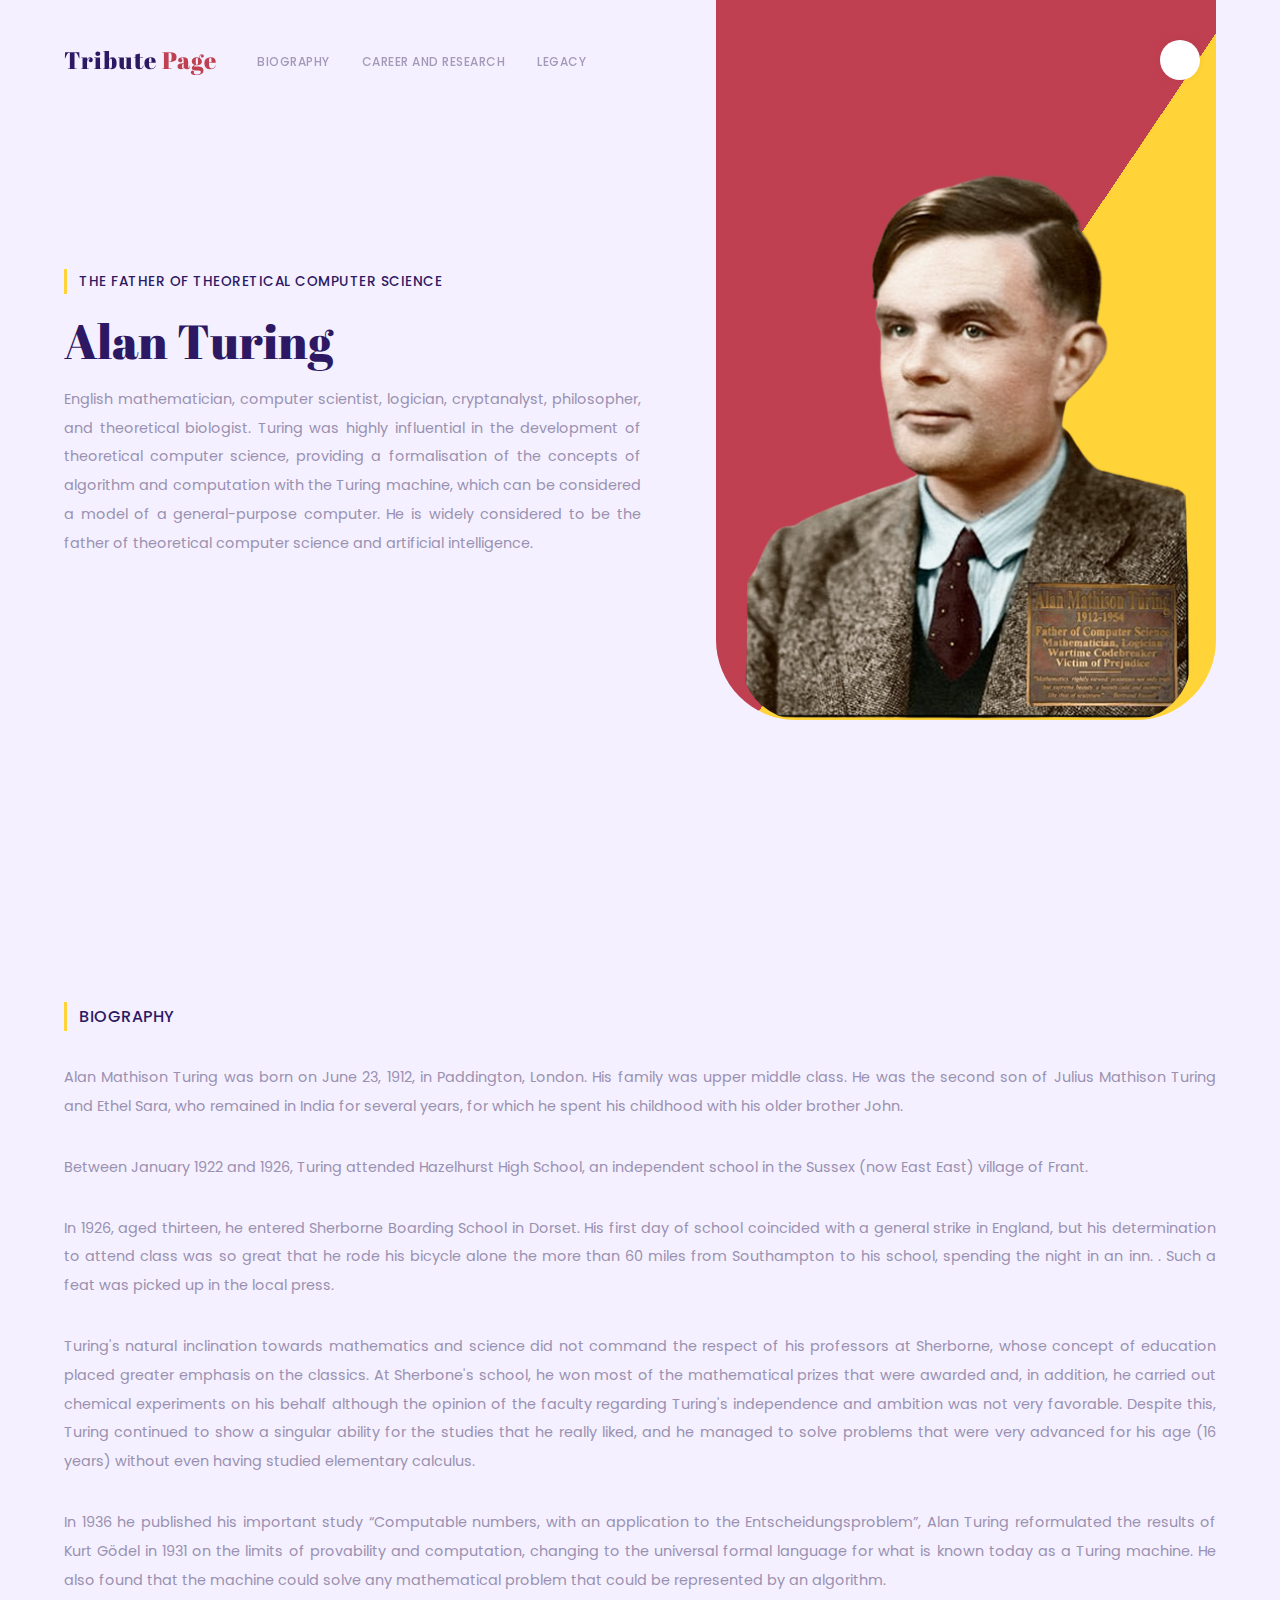
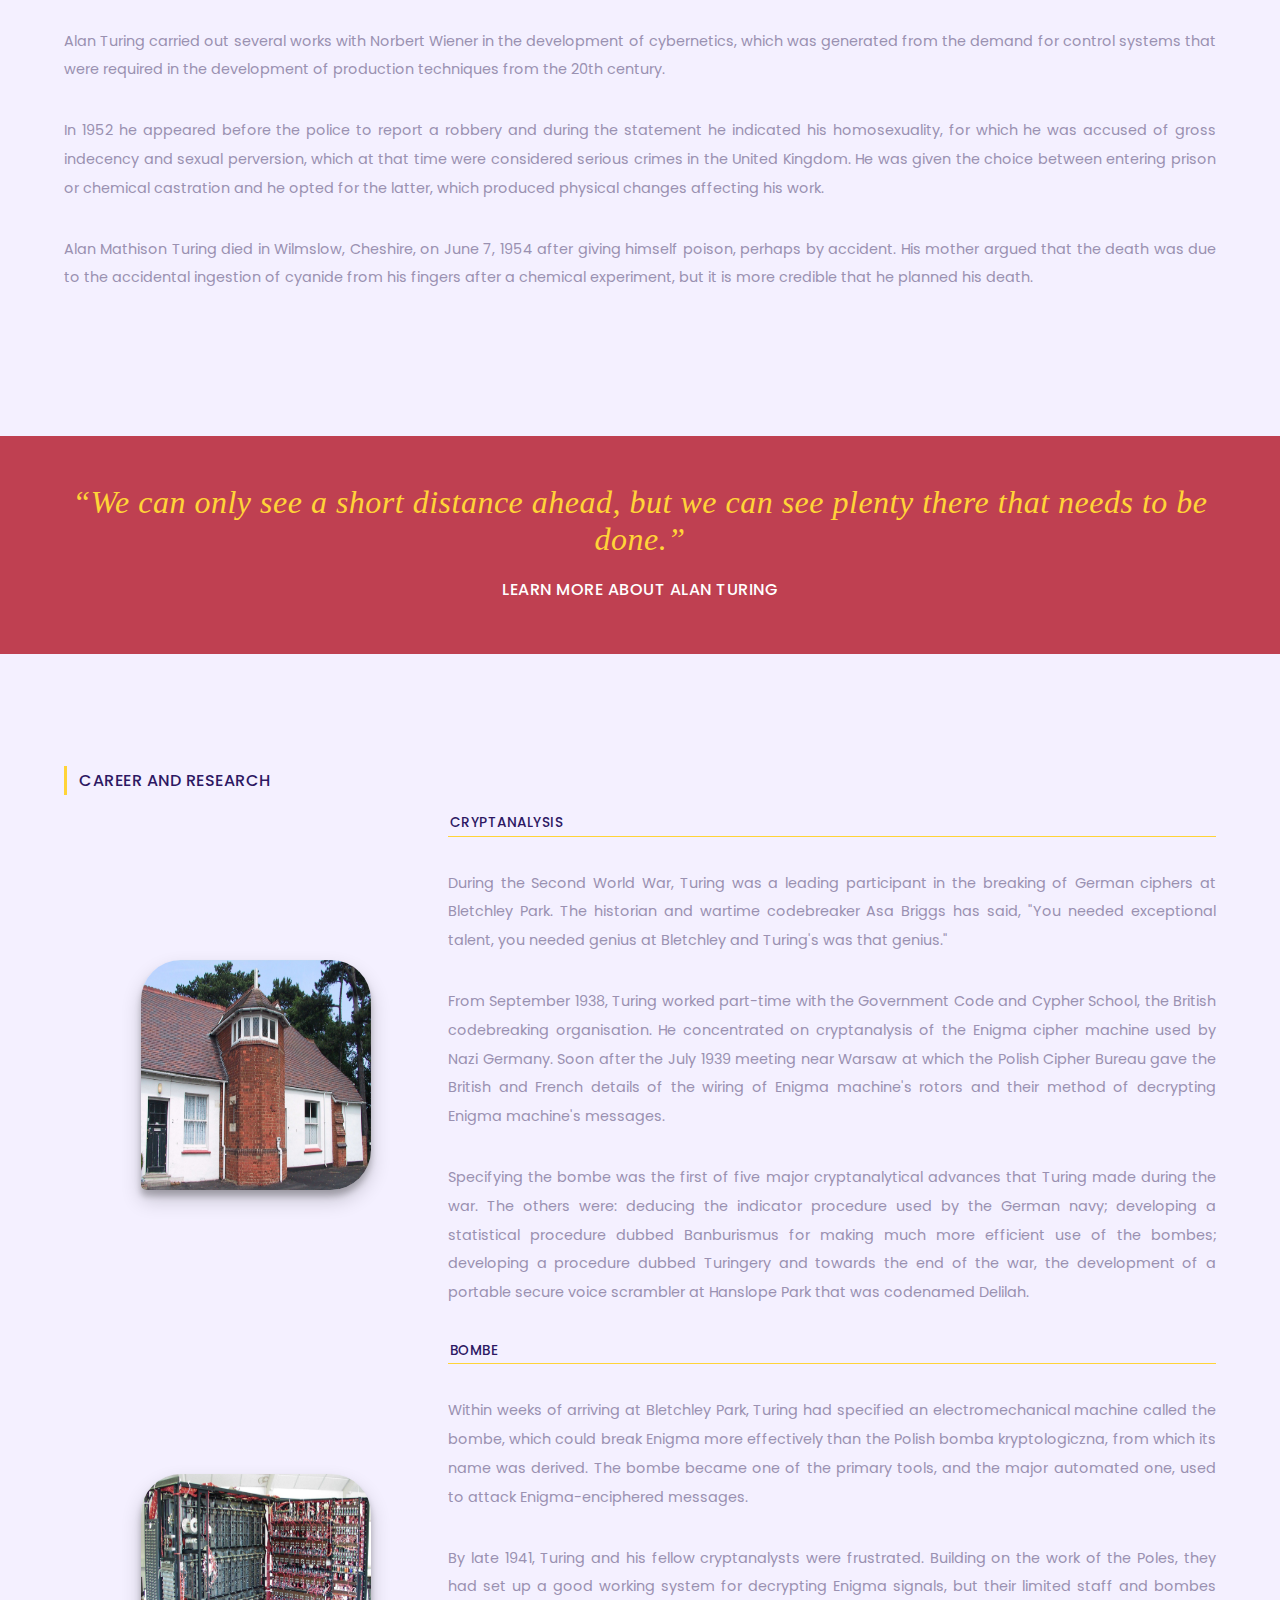
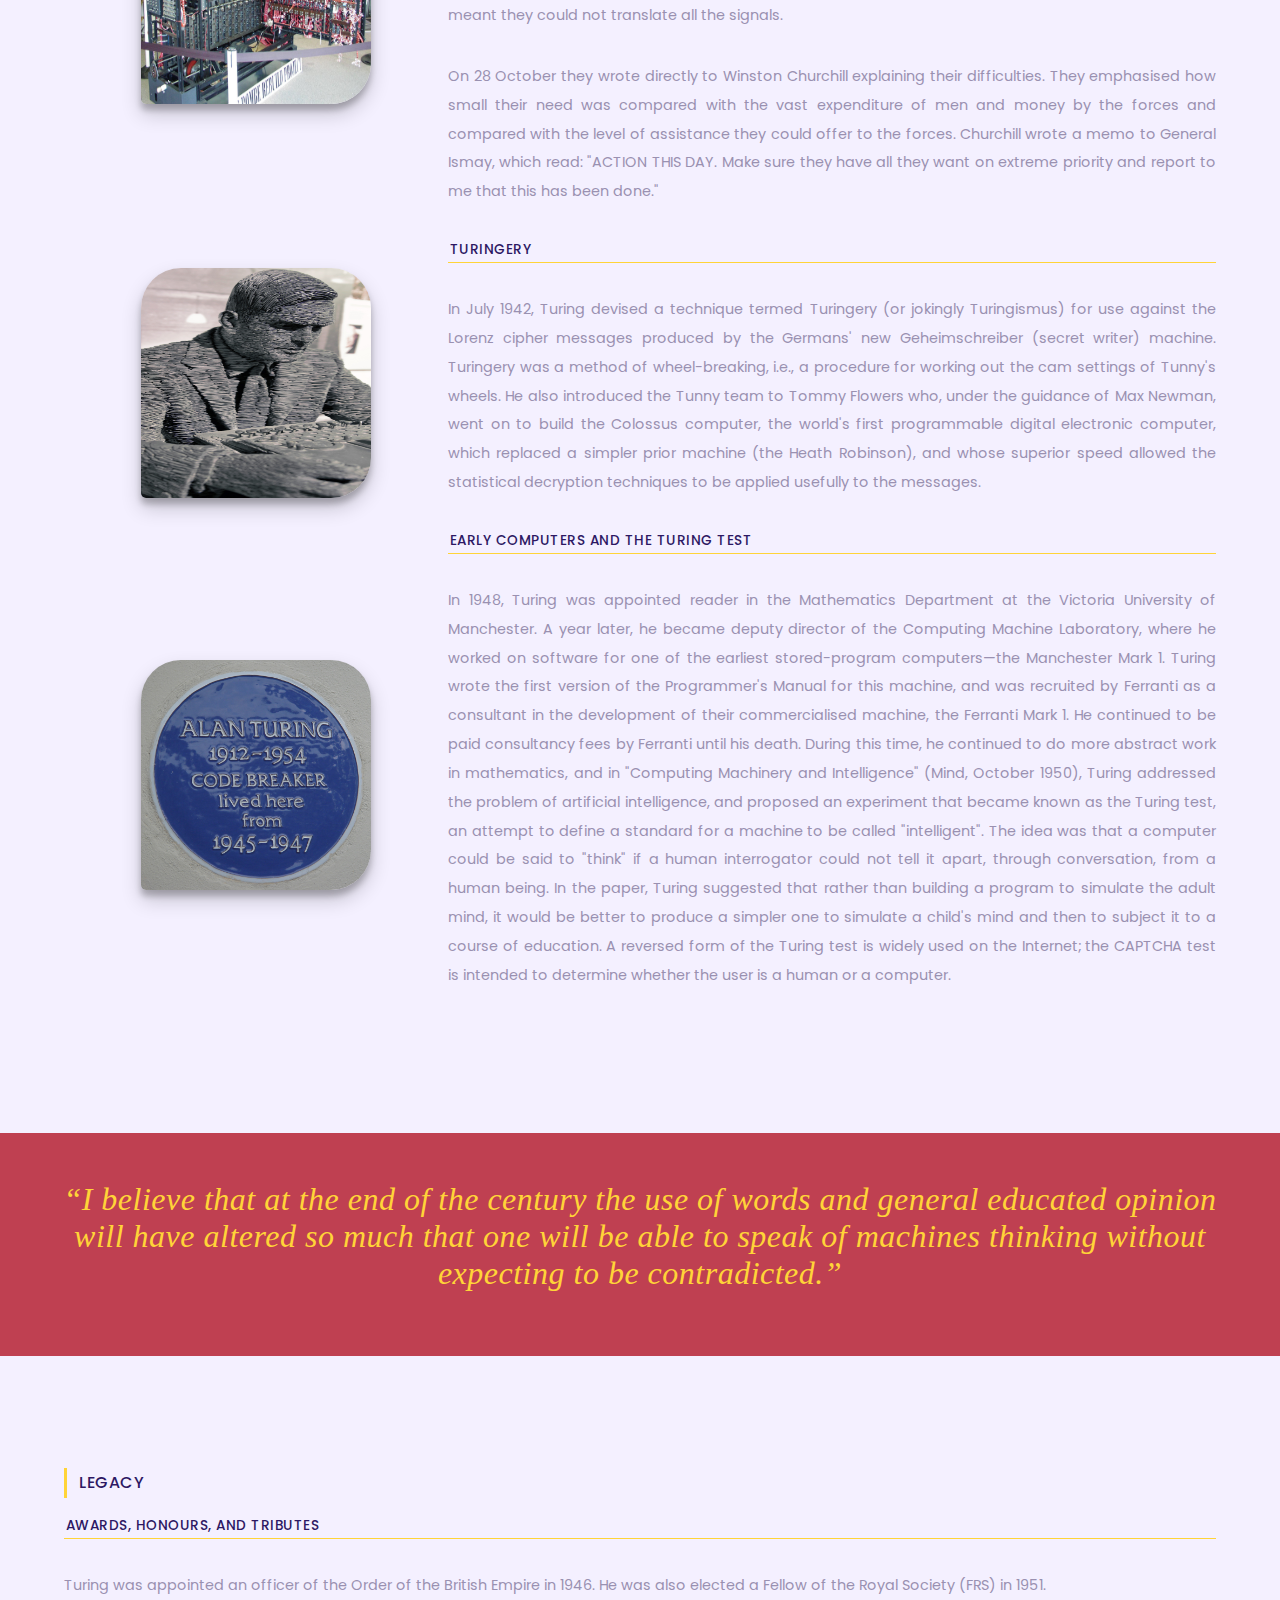
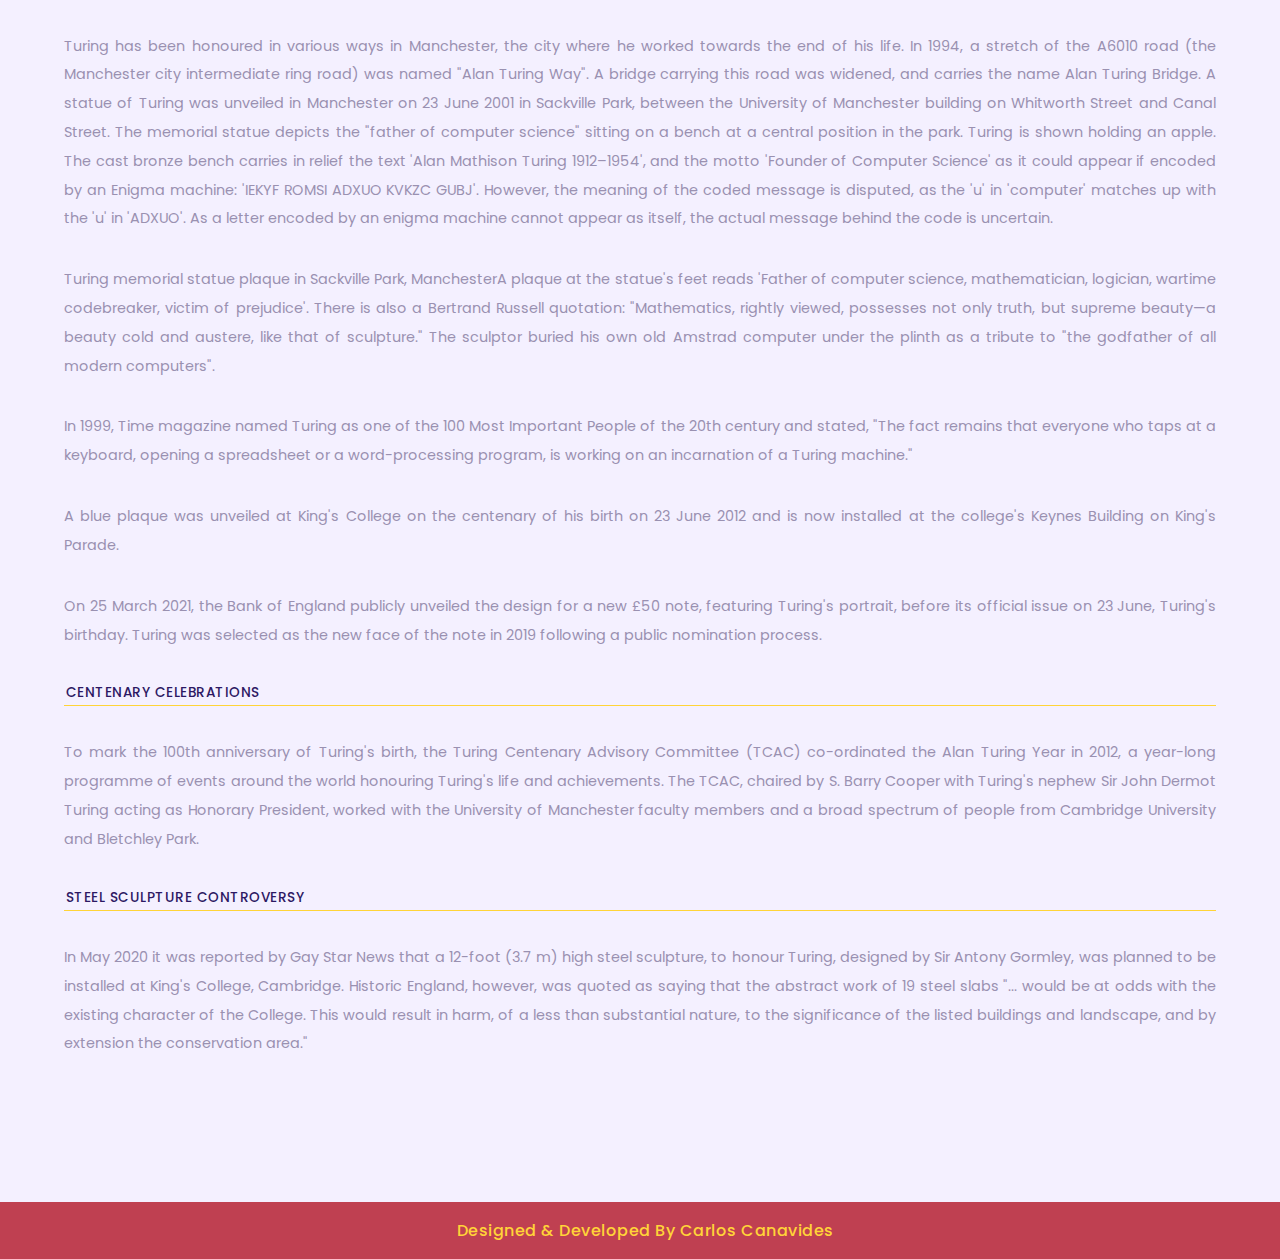
<file: tribute-page/index.html>
<!DOCTYPE html>
<html lang="en">
    <head>
        <meta charset="utf-8">
        <meta name="viewport" content="width=device-width, initial-scale=1">
        <title>Alan Turing</title>
        <link rel="icon" type="image/png" href="./images/turingIcon.png" />
        <!-- ---------- CSS Files ---------- -->
        <link rel="stylesheet" href="https://unicons.iconscout.com/release/v4.0.0/css/line.css">
        <link rel="stylesheet" href="style.css">
    </head>

    <body>
        <header>
            <nav class="container">
                <a href="#turingPresentation" class="logo">Tribute <span class="logoPartTwo">Page</span></a>
                <div class="linksMenu">
                    <ul>
                        <li> <a href="#biography" class="nav-link">Biography</a> </li>
                        <li> <a href="#careerResearch" class="nav-link">Career and research</a> </li>
                        <li> <a href="#legacy" class="nav-link">Legacy</a> </li>
                    </ul>
                    <i class="uil uil-moon toggle-btn"></i>
                </div>
            </nav>
        </header>
        <main id="main">
            <section class="showCaseArea" id="turingPresentation">
                <div class="container">
                    <div class="showCaseInfo">
                        <h2 class="subTitle">The father of theoretical computer science</h2>
                        <h1 class="heading" id="title">Alan Turing</h1>
                        <p class="text" id="tribute-info">
                                        English mathematician, computer scientist, logician, cryptanalyst, philosopher, and theoretical biologist. 
                                        Turing was highly influential in the development of theoretical computer science, providing a formalisation 
                                        of the concepts of algorithm and computation with the Turing machine, which can be considered a model of a 
                                        general-purpose computer. He is widely considered to be the father of theoretical computer science and artificial intelligence.
                        </p>
                    </div>
                    <div class="showCaseImage" id="img-div">
                        <img src="./images/turing.png" id="image" alt="Alan Turing">
                        <figcaption id="img-caption">
                            <p class="name-caption">Alan Turing</p>
                         </figcaption>
                    </div>
                </div>
            </section>

            <section class="section sectionBiography" id="biography">
                <div class="container">
                    <div class="biographyInfo">
                        <h2 class="subHeading">Biography</h2>
                        <p class="text">Alan Mathison Turing was born on June 23, 1912, in Paddington, London. 
                                        His family was upper middle class. He was the second son of Julius Mathison 
                                        Turing and Ethel Sara, who remained in India for several years, for which he 
                                        spent his childhood with his older brother John.
                        </p>
                        <p class="text">Between January 1922 and 1926, Turing attended Hazelhurst High School, an independent school in the Sussex (now East East) village of Frant.</p>
                        <p class="text">In 1926, aged thirteen, he entered Sherborne Boarding School in Dorset. His first day of school coincided with a general strike in England, but his determination to attend class was so great that he rode his bicycle alone the more than 60 miles from Southampton to his school, spending the night in an inn. . Such a feat was picked up in the local press.</p>
                        <p class="text">Turing's natural inclination towards mathematics and science did not command the respect of his professors at Sherborne, whose concept of education placed greater emphasis on the classics. At Sherbone's school, he won most of the mathematical prizes that were awarded and, in addition, he carried out chemical experiments on his behalf although the opinion of the faculty regarding Turing's independence and ambition was not very favorable. Despite this, Turing continued to show a singular ability for the studies that he really liked, and he managed to solve problems that were very advanced for his age (16 years) without even having studied elementary calculus.</p>
                        <p class="text">In 1936 he published his important study “Computable numbers, with an application to the Entscheidungsproblem”, Alan Turing reformulated the results of Kurt Gödel in 1931 on the limits of provability and computation, changing to the universal formal language for what is known today as a Turing machine. He also found that the machine could solve any mathematical problem that could be represented by an algorithm.</p>
                        <p class="text">Alan Turing carried out several works with Norbert Wiener in the development of cybernetics, which was generated from the demand for control systems that were required in the development of production techniques from the 20th century.</p>
                        <p class="text">In 1952 he appeared before the police to report a robbery and during the statement he indicated his homosexuality, for which he was accused of gross indecency and sexual perversion, which at that time were considered serious crimes in the United Kingdom. He was given the choice between entering prison or chemical castration and he opted for the latter, which produced physical changes affecting his work.</p>
                        <p class="text">Alan Mathison Turing died in Wilmslow, Cheshire, on June 7, 1954 after giving himself poison, perhaps by accident. His mother argued that the death was due to the accidental ingestion of cyanide from his fingers after a chemical experiment, but it is more credible that he planned his death.</p>
                    </div>
                </div>
            </section>

            <section class="cite">
                <blockquote cite="https://www.csee.umbc.edu/courses/471/papers/turing.pdf">
                   <p id="quote"> “We can only see a short distance ahead, but we can see plenty there that needs to be done.” </p>
                </blockquote>
                <a href="https://mathshistory.st-andrews.ac.uk/Biographies/Turing/" id="tribute-link" target="_blank" class="animatedBorder">Learn more about Alan Turing</a>
            </section>

            <section class="section sectionCareerResearch" id="careerResearch">
                <div class="container">
                    <h2 class="subHeading">Career and Research</h2>

                    <div class="careerResearchComponent">
                        <div class="containerCard">
                            <img src="./images/bletchleyPark.jpg" alt="Bletchley Park">
                        </div>
                        <div class="careerResearchInfo">
                            <h3 class="subHeadingItem">Cryptanalysis</h3>
                            <p class="text">During the Second World War, Turing was a leading participant in the breaking of German ciphers at Bletchley Park. The historian and wartime codebreaker Asa Briggs has said, "You needed exceptional talent, you needed genius at Bletchley and Turing's was that genius."</p>
                            <p class="text">From September 1938, Turing worked part-time with the Government Code and Cypher School, the British codebreaking organisation. He concentrated on cryptanalysis of the Enigma cipher machine used by Nazi Germany. Soon after the July 1939 meeting near Warsaw at which the Polish Cipher Bureau gave the British and French details of the wiring of Enigma machine's rotors and their method of decrypting Enigma machine's messages.</p>
                            <p class="text">Specifying the bombe was the first of five major cryptanalytical advances that Turing made during the war. The others were: deducing the indicator procedure used by the German navy; developing a statistical procedure dubbed Banburismus for making much more efficient use of the bombes; developing a procedure dubbed Turingery and towards the end of the war, the development of a portable secure voice scrambler at Hanslope Park that was codenamed Delilah.</p>
                        </div>
                    </div>

                    <div class="careerResearchComponent">
                        <div class="containerCard">
                            <img src="./images/bombeRebuild.jpg" alt="Bombe Machine Rebuild">
                        </div>
                        <div class="careerResearchInfo">
                            <h3 class="subHeadingItem">Bombe</h3>
                            <p class="text">Within weeks of arriving at Bletchley Park, Turing had specified an electromechanical machine called the bombe, which could break Enigma more effectively than the Polish bomba kryptologiczna, from which its name was derived. The bombe became one of the primary tools, and the major automated one, used to attack Enigma-enciphered messages.</p>
                            <p class="text">By late 1941, Turing and his fellow cryptanalysts were frustrated. Building on the work of the Poles, they had set up a good working system for decrypting Enigma signals, but their limited staff and bombes meant they could not translate all the signals.</p>
                            <p class="text">On 28 October they wrote directly to Winston Churchill explaining their difficulties. They emphasised how small their need was compared with the vast expenditure of men and money by the forces and compared with the level of assistance they could offer to the forces. Churchill wrote a memo to General Ismay, which read: "ACTION THIS DAY. Make sure they have all they want on extreme priority and report to me that this has been done."</p>    
                        </div>
                    </div>

                    <div class="careerResearchComponent">
                        <div class="containerCard">
                            <img src="./images/turingStatueBletchley.jpg" alt="Turing statue in Bletchley">
                        </div>
                        <div class="careerResearchInfo">
                            <h3 class="subHeadingItem">Turingery</h3>
                            <p class="text">In July 1942, Turing devised a technique termed Turingery (or jokingly Turingismus) for use against the Lorenz cipher messages produced by the Germans' new Geheimschreiber (secret writer) machine. Turingery was a method of wheel-breaking, i.e., a procedure for working out the cam settings of Tunny's wheels. He also introduced the Tunny team to Tommy Flowers who, under the guidance of Max Newman, went on to build the Colossus computer, the world's first programmable digital electronic computer, which replaced a simpler prior machine (the Heath Robinson), and whose superior speed allowed the statistical decryption techniques to be applied usefully to the messages.</p>    
                        </div>
                    </div>

                    <div class="careerResearchComponent">
                        <div class="containerCard">
                            <img src="./images/streetHamptonPlaque.jpg" alt="Street Hampton plaque of Turing">
                        </div>
                        <div class="careerResearchInfo">
                            <h3 class="subHeadingItem">Early computers and the Turing test</h3>
                            <p class="text">In 1948, Turing was appointed reader in the Mathematics Department at the Victoria University of Manchester. A year later, he became deputy director of the Computing Machine Laboratory, where he worked on software for one of the earliest stored-program computers—the Manchester Mark 1. Turing wrote the first version of the Programmer's Manual for this machine, and was recruited by Ferranti as a consultant in the development of their commercialised machine, the Ferranti Mark 1. He continued to be paid consultancy fees by Ferranti until his death. During this time, he continued to do more abstract work in mathematics, and in "Computing Machinery and Intelligence" (Mind, October 1950), Turing addressed the problem of artificial intelligence, and proposed an experiment that became known as the Turing test, an attempt to define a standard for a machine to be called "intelligent". The idea was that a computer could be said to "think" if a human interrogator could not tell it apart, through conversation, from a human being. In the paper, Turing suggested that rather than building a program to simulate the adult mind, it would be better to produce a simpler one to simulate a child's mind and then to subject it to a course of education. A reversed form of the Turing test is widely used on the Internet; the CAPTCHA test is intended to determine whether the user is a human or a computer.</p>
                        </div>
                    </div>
                </div>
            </section>

            <section class="cite">
                <blockquote cite="https://www.csee.umbc.edu/courses/471/papers/turing.pdf">
                   <p id="quote">“I believe that at the end of the century the use of words and general educated opinion will have altered so much that one will be able to speak of machines thinking without expecting to be contradicted.”</p>
                </blockquote>
            </section>

            <section class="section sectionLegacy" id="legacy">
                <div class="container">
                    <div class="legacyInfo">
                        <h2 class="subHeading">Legacy</h2>
                        <h3 class="subHeadingItem">Awards, honours, and tributes</h3>
                        <p class="text">Turing was appointed an officer of the Order of the British Empire in 1946. He was also elected a Fellow of the Royal Society (FRS) in 1951.</p>
                        <p class="text">Turing has been honoured in various ways in Manchester, the city where he worked towards the end of his life. In 1994, a stretch of the A6010 road (the Manchester city intermediate ring road) was named "Alan Turing Way". A bridge carrying this road was widened, and carries the name Alan Turing Bridge. A statue of Turing was unveiled in Manchester on 23 June 2001 in Sackville Park, between the University of Manchester building on Whitworth Street and Canal Street. The memorial statue depicts the "father of computer science" sitting on a bench at a central position in the park. Turing is shown holding an apple. The cast bronze bench carries in relief the text 'Alan Mathison Turing 1912–1954', and the motto 'Founder of Computer Science' as it could appear if encoded by an Enigma machine: 'IEKYF ROMSI ADXUO KVKZC GUBJ'. However, the meaning of the coded message is disputed, as the 'u' in 'computer' matches up with the 'u' in 'ADXUO'. As a letter encoded by an enigma machine cannot appear as itself, the actual message behind the code is uncertain.</p>
                        <p class="text">Turing memorial statue plaque in Sackville Park, ManchesterA plaque at the statue's feet reads 'Father of computer science, mathematician, logician, wartime codebreaker, victim of prejudice'. There is also a Bertrand Russell quotation: "Mathematics, rightly viewed, possesses not only truth, but supreme beauty—a beauty cold and austere, like that of sculpture." The sculptor buried his own old Amstrad computer under the plinth as a tribute to "the godfather of all modern computers".</p>
                        <p class="text">In 1999, Time magazine named Turing as one of the 100 Most Important People of the 20th century and stated, "The fact remains that everyone who taps at a keyboard, opening a spreadsheet or a word-processing program, is working on an incarnation of a Turing machine."</p>
                        <p class="text">A blue plaque was unveiled at King's College on the centenary of his birth on 23 June 2012 and is now installed at the college's Keynes Building on King's Parade.</p>
                        <p class="text">On 25 March 2021, the Bank of England publicly unveiled the design for a new £50 note, featuring Turing's portrait, before its official issue on 23 June, Turing's birthday. Turing was selected as the new face of the note in 2019 following a public nomination process.</p>
                        <h3 class="subHeadingItem">Centenary celebrations</h3>
                        <p class="text">To mark the 100th anniversary of Turing's birth, the Turing Centenary Advisory Committee (TCAC) co-ordinated the Alan Turing Year in 2012, a year-long programme of events around the world honouring Turing's life and achievements. The TCAC, chaired by S. Barry Cooper with Turing's nephew Sir John Dermot Turing acting as Honorary President, worked with the University of Manchester faculty members and a broad spectrum of people from Cambridge University and Bletchley Park.</p>
                        <h3 class="subHeadingItem">Steel sculpture controversy</h3>
                        <p class="text">In May 2020 it was reported by Gay Star News that a 12-foot (3.7 m) high steel sculpture, to honour Turing, designed by Sir Antony Gormley, was planned to be installed at King's College, Cambridge. Historic England, however, was quoted as saying that the abstract work of 19 steel slabs "... would be at odds with the existing character of the College. This would result in harm, of a less than substantial nature, to the significance of the listed buildings and landscape, and by extension the conservation area."</p>
                    </div>
                </div>
            </section>

            <section class="footer">
                <a href="https://github.com/carlos-canavides/Responsive-Web-Design" target="_blank" class="animatedBorderFooter">Designed & Developed by Carlos Canavides</a>
            </section>
        </main>
        <script src="app.js"></script>
    </body>
</html>
</file>
<file: tribute-page/style.css>
@import url('https://fonts.googleapis.com/css2?family=Abril+Fatface&family=Poppins:wght@300;400;500;600;700;800&display=swap');

html {
    scroll-behavior: smooth;
}

/* ------------------- Website Theme ------------------- */

:root {
    --hue1: 257;
    --hue2: 47;
    --mainColor1:hsl(352, 50%, 50%);
    --mainColorDark1: hsl(var(--hue1), 69%, 50%);
    --mainColor2:hsl(var(--hue2), 100%, 61%);
    --mainColorDark2: hsl(var(--hue2), 82%, 55%);
    --sectionPadding: 7rem;
}

body {
    --backgroundColor: hsl(var(--hue1), 100%, 97%);
    --bgColor1: hsl(var(--hue1), 100%, 97%);
    --bgColor2: #fff;
    --bgColor3: hsl(var(--hue1), 100%, 98%);
    --bgColorTransparent: rgba(255, 255, 255, 0.6);
    --headingColor: hsl(var(--hue1), 61%, 24%);
    --textColor: hsl(var(--hue1), 17%, 63%);
}

body.dark {
    --backgroundColor: hsl(var(--hue1), 19%, 15%);
    --bgColor1: hsl(var(--hue1), 21%, 11%);
    --bgColor2: hsl(var(--hue1), 23%, 19%);
    --bgColor3: hsl(var(--hue1), 23%, 24%);
    --bgColorTransparent: hsl(var(--hue1), 23%, 19%, 0.6);
    --headingColor: hsl(var(--hue1), 100%, 95%);
    --textColor: hsl(var(--hue1), 14%, 51%);
}

body.dark .toggle-btn {
    background-color: var(--bgColor3);
}

body.dark .toggle-btn:hover {
    background-color: brightness(110%);
}

/* ---------------------- General Styles ---------------------- */

*, *::before, *::after {
    padding: 0;
    margin: 0;
    box-sizing: border-box;
}

body {
    overflow-x: hidden;
    background-color: var(--backgroundColor);
    font-family: "Poppins", sans-serif;
    transition: 0.3s background-color;
}

::selection {
    background-color: hsla(var(--hue1), 100%, 60%, 0.9);
    color: #fff;
}

a {
    text-decoration: none;
}

ul {
    list-style: none;
}

/* ------------------- Reusable CSS Code ------------------ */

.container {
    position: relative;
    width: 100%;
    max-width: 75rem;
    padding: 0 1.5rem;
    margin: 0 auto;
}

.section {
    position: relative;
    padding: var(--sectionPadding) 0;
}

.logo {
    margin-right: 1.5rem;
    font-family: "Abril Fatface", cursive;
    font-size: 1.5rem;
    color: var(--headingColor);
    letter-spacing: 1px;
    transition: 0.3s;
}

.heading {
    color: var(--headingColor);
    font-size: 3rem;
    font-family: "Abril Fatface", cursive;
    font-weight: 400;
    line-height: 1.3;
}

.subTitle {
    color: var(--headingColor);
    text-transform: uppercase;
    font-size: 0.85rem;
    letter-spacing: 0.5px;
    border-left: 3px solid var(--mainColor2);
    padding: 0.13rem 0.75rem;
    margin-bottom: 1rem;
    font-weight: 500;
}

.subHeading {
    color: var(--headingColor);
    text-transform: uppercase;
    font-size: 1rem;
    letter-spacing: 0.5px;
    border-left: 3px solid var(--mainColor2);
    padding: 0.13rem 0.75rem;
    margin-bottom: 1rem;
    font-weight: 500;
}

.subHeadingItem {
    color: var(--headingColor);
    text-transform: uppercase;
    font-size: 0.85rem;
    letter-spacing: 0.5px;
    border-bottom: 1px solid var(--mainColor2);
    padding: 0.13rem 0.1rem;
    margin-bottom: 1rem;
    font-weight: 500;
}

.text {
    color: var(--textColor);
    font-size: 0.9rem;
    margin: 2rem 0;
    line-height: 2;
    text-align: justify;
}

/* -------------------- Navbar Styling -------------------- */

header {
    position: fixed;
    top: 0;
    left: 0;
    width: 100%;
    z-index: 10;
    transition: 0.3s;
}

header.scrolled {
    background-color: var(--bgColorTransparent);
    box-shadow: 0 5px 20px 0.1px rgba(0, 0, 0, 0.1);
    backdrop-filter: blur(15px);
}

nav.container {
    display: flex;
    align-items: center;
    flex-wrap: wrap;
}

header .logo {
    height: 120px;
    line-height: 120px;
}

header.scrolled .logo {
    height: 80px;
    line-height: 80px;
}

.logoPartTwo {
    color: var(--mainColor1);
}

.linksMenu {
    display: flex;
    flex: 1;
    justify-content: space-between;
}

.linksMenu ul {
    display: flex;
    align-items: center;
    width: 100%;
}

.nav-link {
    position: relative;
    display: inline-block;
    margin: 0 1rem;
    text-transform: uppercase;
    font-size: 0.75rem;
    letter-spacing: 0.5px;
    color: var(--textColor);
    font-weight: 500;
    opacity: 0.9;
    transition: 0.3s;   
}

.nav-link::after {
    content: "";
    position: absolute;
    width: 0;
    height: 10px;
    border-radius: 5px;
    background-color: var(--mainColor1);
    bottom: 0;
    left: -5px;
    z-index: -1;
    opacity: 0;
    transition: 0.3s;
}

.nav-link:hover {
    color: var(--headingColor);
}

.nav-link:hover::after {
    width: 100%;
    opacity: 0.2;
}

.toggle-btn {
    color: var(--headingColor);
    min-width: 40px;
    height: 40px;
    background-color: var(--bgColor2);
    border-radius: 50%;
    display: flex;
    align-items: center;
    justify-content: center;
    font-size: 1.1rem;
    cursor: pointer;
    box-shadow: 0 0 10px 0px rgba(0, 0, 0, 0.05);
    transition: 0.3s;
    margin-right: 1rem;
}

.toggle-btn:hover {
    filter: brightness(95%);
}

/* ----------------- Showcase Area Styling ----------------- */

.showCaseArea {
    padding: 120px 0;
    width: 100%;
    overflow: hidden;
}

.showCaseArea .container {
    display: grid;
    grid-template-columns: 1fr 500px;
    height: calc(90vh - 120px);
    height: 600px;
    align-items: center;
}

.showCaseArea .subTitle {
    margin-bottom: 0.7 rem;
}

.showCaseArea .text {
    margin: 0.8rem 0;
    text-align: justify;
}

.showCaseInfo {
    margin-right: 75px;
}

.showCaseImage {
    position: relative;
    width: 100%;
    min-height: calc(100% + 120px);
    background-image: linear-gradient(124deg, var(--mainColor1) 53%, var(--mainColor2) 53%);
    margin-top: -120px;
    border-radius: 0 0 80px 80px;
}

#image {
    position: absolute;
    width: 90%;
    bottom: 0;
    left: 50%;
    transform: translateX(-50%);
    border-radius: 0 0 60px 60px;
    max-width: 90%;
}

#img-caption {
    display: none;
}

/* ---------------------- Section Biography Styling ---------------------- */

.sectionBiography {
    margin-top: 50px;
}

.sectionBiography .container {
    align-items: center;
}

/* ----------------- Section Career and Research Styling ----------------- */

.careerResearchComponent {
    display: grid;
    grid-template-columns: 0.5fr 1fr;
}

.containerCard {
    width: 100%;
    height: 100%;
    display: flex;
    align-items: center;
    justify-content: center;
}

.containerCard img {
    width: 230px;
    height: 230px;
    cursor: pointer;
    border-radius: 40px 40px 40px 5px;
    box-shadow: 0 10px 20px rgba(0,0,0,0.19), 0 6px 6px rgba(0,0,0,0.23);
}

/* ------------------------ Section Cite Styling ------------------------ */

blockquote {
    font-size: 2rem;
    font-style: italic;
    font-family: "Libre Baskerville", serif;
    text-align: center;
    margin-bottom: 1rem;
}

.cite {
    background-color: var(--mainColor1);
    color: var(--mainColor2);
    letter-spacing: 0.5px;
    font-weight: 520;
    padding: 3rem;
    text-align: center;
}

.cite a {
    color: #fff;
    text-decoration: none;
    text-transform: uppercase;
    line-height: 2;
    font-weight: 500;
    padding: 0.5rem;
}

.cite a :hover {
    color: var(--mainColor2);
}

.animatedBorder {
    position: relative;
}

.animatedBorder:after {
    content: "";
    position: absolute;
    border-bottom: 5px solid var(--mainColor2);
    bottom: 0;
    left: 0;
    right: 100%;
    transition: all 500ms;
}

.animatedBorder:hover:after {
    right: 0;
}

/* ---------------------- Footer Styling ---------------------- */

.footer {
    background-color: var(--mainColor1);
    padding: 1rem;
    text-align: center;
    text-transform: capitalize;
    letter-spacing: 0.5px;
    font-weight: 500;
}

.footer a {
    color: var(--mainColor2);
    padding-left: 10px;
}

.animatedBorderFooter {
    position: relative;
}

.animatedBorderFooter:after {
    content: "";
    position: absolute;
    border-left: 5px solid #fff;
    bottom: 0;
    left: 0;
    top: 100%;
    transition: all 500ms;
}

.animatedBorderFooter:hover:after {
    top: 0;
}

/************************* Settings for displays *******************************/

/* ---------- 1000px Screens ---------- */

@media (max-width: 1000px) {
    .subHeading {
        font-size: 0.75rem;
    }

    .heading {
        font-size: 2rem;
    }

    .subHeadingItem {
        font-size: 0.7rem;
    }

    .subTitle {
        font-size: 0.8rem;
    }

    .text {
        font-size: 0.84rem;
        margin: 1.3rem 0;
    }

    .logo {
        font-size: 1.45rem;
    }

    .nav-link {
        font-size: 0.7rem;
    }

    .showCaseArea {
        padding: 100px 0;
    }

    .showCaseArea .container {
        grid-template-columns: 1fr 400px;
        height: 430px;
    }

    blockquote {
        font-size: 1.5rem;
    }

    .cite {
        padding: 2rem;
    }

    .cite a {
        font-size: 1rem;
    }
}

/* ---------- 807px Screens ---------- */

@media (max-width: 807px) {
    .showCaseArea .container {
        grid-template-columns: 1fr 400px;
        height: 500px;
    }

    .heading {
        font-size: 1.8rem;
    }
}


/* ---------- 768px Screens ---------- */

@media (max-width: 768px) {
    :root {
        --sectionPadding: 4.5rem;
    }

    .subHeading {
        font-size: 0.8rem;
    }

    .showCaseArea .container {
        grid-template-columns: 1fr;
        height: revert;
        justify-items: center;
        row-gap: 3rem;
    }

    .showCaseImage {
        min-height: revert;
        height: 100vw;
        max-height: 570px;
        max-width: 450px;
        margin-top: 0;
        border-radius: 40px;
    }

    .showCaseInfo {
        width: 100%;
        margin-top: 1rem;
        margin-right: 0;
    }

    .showCaseArea .text {
        margin: 0.2rem 0;
    }

    .sectionCareerResearch .container {
        display: grid;
        grid-template-columns: 1fr;
        row-gap: 40px;
    }

    .careerResearchComponent {
        grid-template-columns: 1fr;
    }

    .careerResearchInfo {
        order: 0;
    }

    .containerCard {
        order: 1;
    }

    .containerCard img {
        width: 260px;
        height: 260px;
        border-radius: 30px 30px 30px 5px;
    }

    blockquote {
        font-size: 1.3rem;
    }

    .cite {
        padding: 2rem;
    }

    .cite a {
        font-size: 1rem;
    }

    .footer p {
        font-size: 1rem;
    }
}

/* ---------- 565px Screens ---------- */

@media (max-width: 565px) {
    .linksMenu {
        display: none;
    }

    .showCaseImage {
        height: 80vw;
        max-height: 500px;
        max-width: 380px;
        border-radius: 30px;
    }

    #image {
        width: 80%;
        border-radius: 0 0 30px 30px;
    }

    .containerCard img {
        width: 250px;
        height: 230px;
        border-radius: 25px 25px 25px 5px;
    }

    .text {
        font-size: 0.73rem;
        margin: 1rem 0;
    }

    blockquote {
        font-size: 1rem;
    }

    .cite {
        padding: 0.9rem;
    }

    .cite a {
        font-size: 0.8rem;
    }

    .footer a {
        font-size: 0.8rem;
    }
}
</file>
